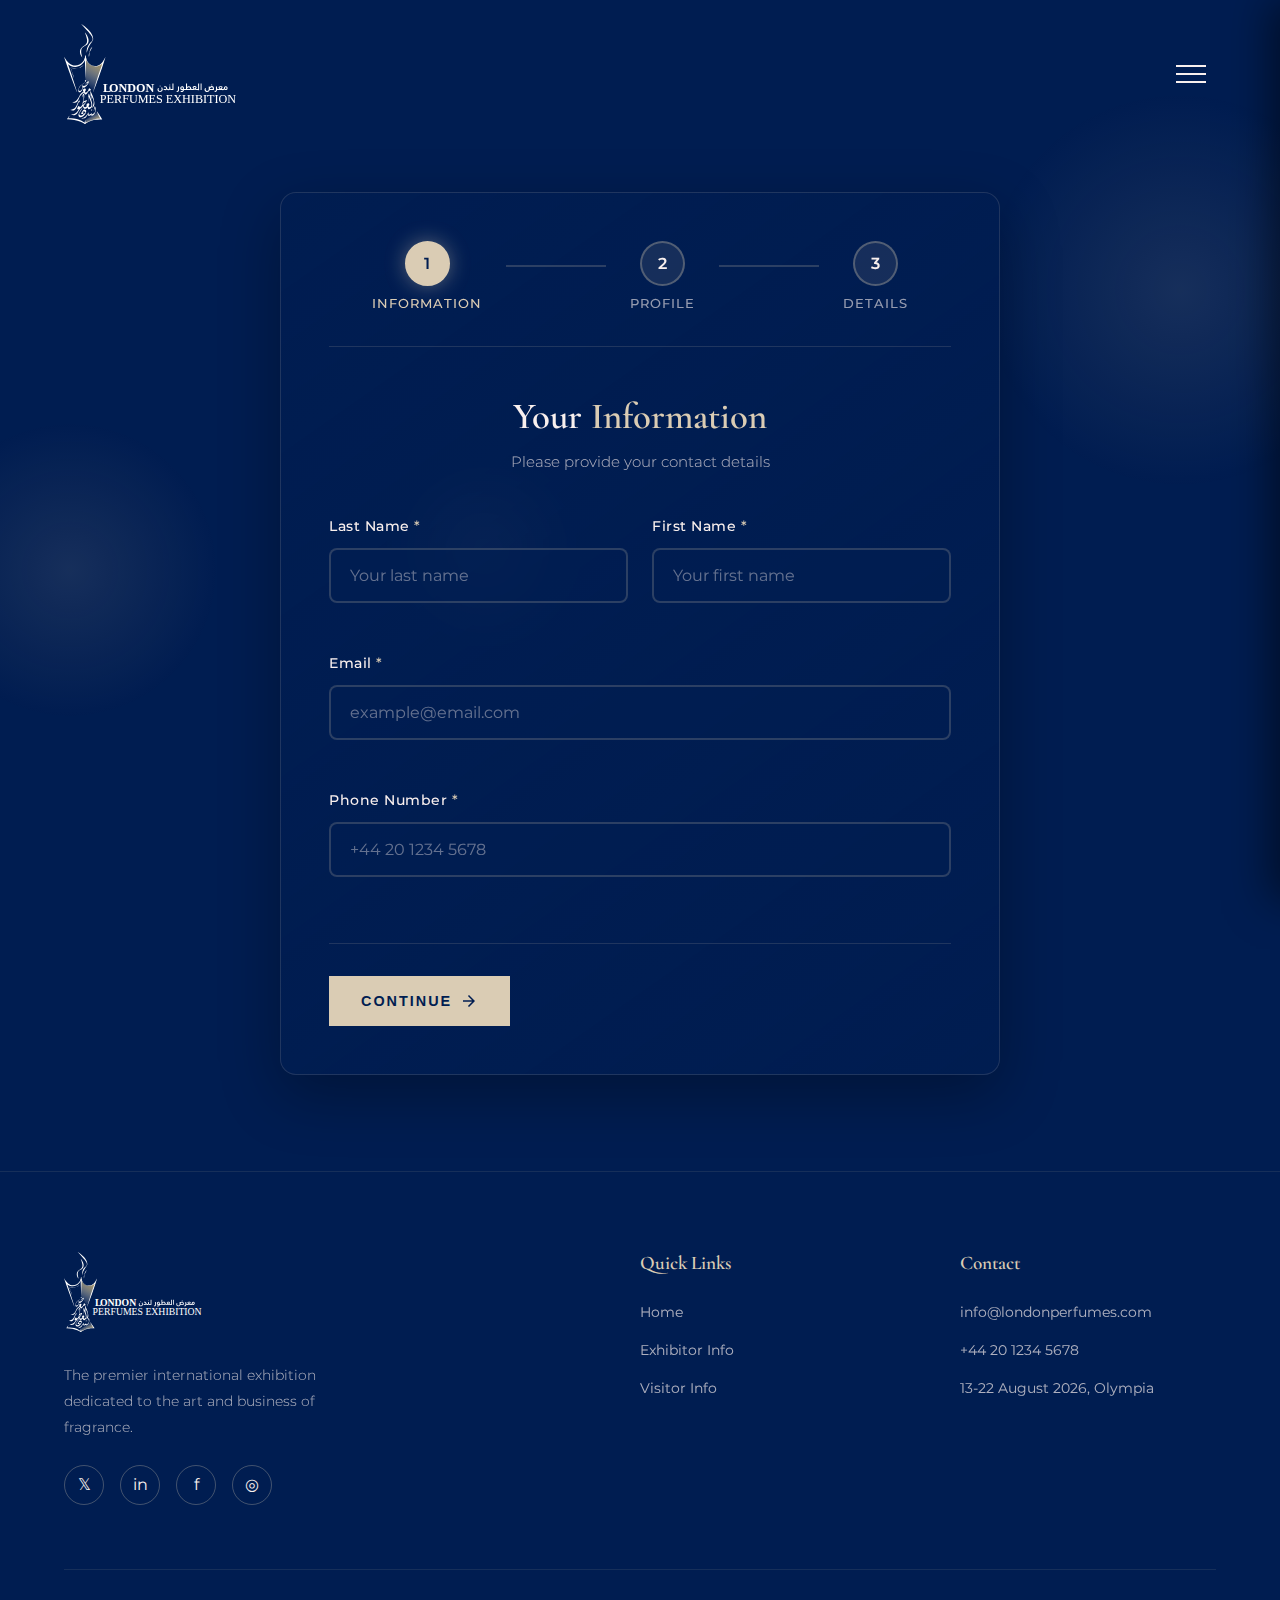
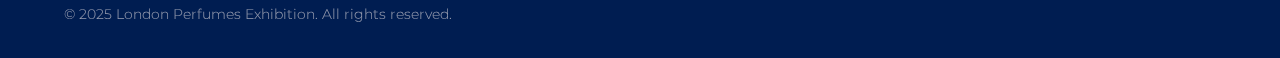
<file: form/index.html>
<!DOCTYPE html>
<html lang="en">
<head>
    <meta charset="UTF-8">
    <meta name="viewport" content="width=device-width, initial-scale=1.0">
    <title>Contact | London Perfumes Exhibition</title>
    <link rel="icon" type="image/svg" href="/logo.svg">
    <link href="https://fonts.googleapis.com/css2?family=Cormorant+Garamond:wght@400;500;600;700&family=Montserrat:wght@300;400;500;600;700&display=swap" rel="stylesheet">
    <link rel="stylesheet" href="../css/form.css">
    
</head>
<body>
    <div class="floating-bg">
        <div class="floating-orb orb-1"></div>
        <div class="floating-orb orb-2"></div>
        <div class="floating-orb orb-3"></div>
    </div>

    <nav class="navbar">
        <a href="/" class="nav-logo">
            <img src="/logoextend.svg" alt="London Perfumes Exhibition">
        </a>
        <button class="hamburger" aria-label="Menu">
            <span></span>
            <span></span>
            <span></span>
        </button>
    </nav>

    <div class="menu-overlay"></div>
    <div class="side-menu">
        <nav class="side-menu-nav">
            <a href="/" class="side-menu-link">Home</a>
            <a href="/exhibitor/" class="side-menu-link">Exhibitor</a>
            <a href="/visitor/" class="side-menu-link">Visitor</a>
        </nav>
    </div>

    <main class="contact-page">
        <div class="form-container fade-up">
            <div class="progress-bar">
                <div class="progress-step active" data-step="1">
                    <span class="step-number">1</span>
                    <span class="step-label">Information</span>
                </div>
                <div class="progress-line"></div>
                <div class="progress-step" data-step="2">
                    <span class="step-number">2</span>
                    <span class="step-label">Profile</span>
                </div>
                <div class="progress-line"></div>
                <div class="progress-step" data-step="3">
                    <span class="step-number">3</span>
                    <span class="step-label">Details</span>
                </div>
            </div>

            <form id="multiStepForm" novalidate>
                <div class="form-step active" data-step="1">
                    <h2>Your <span class="accent">Information</span></h2>
                    <p class="step-description">Please provide your contact details</p>

                    <div class="form-row">
                        <div class="form-group">
                            <label for="lastName">Last Name <span class="required">*</span></label>
                            <input type="text" id="lastName" name="lastName" required placeholder="Your last name" autocomplete="family-name">
                            <span class="error-message" id="lastNameError"></span>
                        </div>
                        <div class="form-group">
                            <label for="firstName">First Name <span class="required">*</span></label>
                            <input type="text" id="firstName" name="firstName" required placeholder="Your first name" autocomplete="given-name">
                            <span class="error-message" id="firstNameError"></span>
                        </div>
                    </div>

                    <div class="form-group">
                        <label for="email">Email <span class="required">*</span></label>
                        <input type="email" id="email" name="email" required placeholder="example@email.com" autocomplete="email">
                        <span class="error-message" id="emailError"></span>
                    </div>

                    <div class="form-group">
                        <label for="phone">Phone Number <span class="required">*</span></label>
                        <input type="tel" id="phone" name="phone" required placeholder="+44 20 1234 5678" autocomplete="tel">
                        <span class="error-message" id="phoneError"></span>
                    </div>

                    <div class="form-navigation">
                        <button type="button" class="btn btn-primary btn-nav btn-next" data-next="2">
                            Continue
                            <svg viewBox="0 0 24 24"><path d="M12 4l-1.41 1.41L16.17 11H4v2h12.17l-5.58 5.59L12 20l8-8z"/></svg>
                        </button>
                    </div>
                </div>

                <div class="form-step" data-step="2">
                    <h2>You <span class="accent">are</span>:</h2>
                    <p class="step-description">Select your profile to customize your experience</p>

                    <div class="profile-selection">
                        <label class="profile-card">
                            <input type="radio" name="profileType" value="visitor" required>
                            <div class="card-content">
                                <div class="card-icon">
                                    <svg viewBox="0 0 24 24"><path d="M12 12c2.21 0 4-1.79 4-4s-1.79-4-4-4-4 1.79-4 4 1.79 4 4 4zm0 2c-2.67 0-8 1.34-8 4v2h16v-2c0-2.66-5.33-4-8-4z"/></svg>
                                </div>
                                <div class="card-text">
                                    <span class="card-title">Visitor</span>
                                    <span class="card-description">I want to attend the exhibition</span>
                                </div>
                            </div>
                        </label>

                        <label class="profile-card">
                            <input type="radio" name="profileType" value="exhibitor" required>
                            <div class="card-content">
                                <div class="card-icon">
                                    <svg viewBox="0 0 24 24"><path d="M12 7V3H2v18h20V7H12zM6 19H4v-2h2v2zm0-4H4v-2h2v2zm0-4H4V9h2v2zm0-4H4V5h2v2zm4 12H8v-2h2v2zm0-4H8v-2h2v2zm0-4H8V9h2v2zm0-4H8V5h2v2zm10 12h-8v-2h2v-2h-2v-2h2v-2h-2V9h8v10zm-2-8h-2v2h2v-2zm0 4h-2v2h2v-2z"/></svg>
                                </div>
                                <div class="card-text">
                                    <span class="card-title">Exhibitor</span>
                                    <span class="card-description">I want to showcase my products</span>
                                </div>
                            </div>
                        </label>
                    </div>
                    <span class="error-message" id="profileTypeError"></span>

                    <div class="form-navigation">
                        <button type="button" class="btn btn-outline btn-nav btn-prev" data-prev="1">
                            <svg viewBox="0 0 24 24"><path d="M20 11H7.83l5.59-5.59L12 4l-8 8 8 8 1.41-1.41L7.83 13H20v-2z"/></svg>
                            Back
                        </button>
                        <button type="button" class="btn btn-primary btn-nav btn-next" data-next="3">
                            Continue
                            <svg viewBox="0 0 24 24"><path d="M12 4l-1.41 1.41L16.17 11H4v2h12.17l-5.58 5.59L12 20l8-8z"/></svg>
                        </button>
                    </div>
                </div>

                <div class="form-step conditional-step" data-step="3" data-profile="visitor">
                    <h2>Visitor <span class="accent">Information</span></h2>
                    <p class="step-description">Help us prepare your visit</p>

                    <div class="form-group">
                        <label for="visitorCountry">Country of Residence <span class="required">*</span></label>
                        <select id="visitorCountry" name="visitorCountry" required>
                            <option value="">Select your country</option>
                            <option value="UK">United Kingdom</option>
                            <option value="UAE">United Arab Emirates</option>
                            <option value="SA">Saudi Arabia</option>
                            <option value="FR">France</option>
                            <option value="DE">Germany</option>
                            <option value="CN">China</option>
                            <option value="TR">Turkey</option>
                            <option value="OTHER">Other</option>
                        </select>
                        <span class="error-message" id="visitorCountryError"></span>
                    </div>

                    <div class="form-group">
                        <label for="interests">Area of Interest <span class="required">*</span></label>
                        <select id="interests" name="interests" required>
                            <option value="">Select your interest</option>
                            <option value="oud">Oud & Attars</option>
                            <option value="niche">Niche Perfumery</option>
                            <option value="home">Home Fragrances & Candles</option>
                            <option value="business">B2B / Distribution</option>
                            <option value="retail">Retail / Concept Stores</option>
                            <option value="other">Other</option>
                        </select>
                        <span class="error-message" id="interestsError"></span>
                    </div>

                    <div class="form-group">
                        <label for="numberOfTickets">Number of Tickets <span class="required">*</span></label>
                        <input type="number" id="numberOfTickets" name="numberOfTickets" required min="1" max="20" placeholder="1" value="1">
                        <span class="error-message" id="numberOfTicketsError"></span>
                    </div>

                    <div class="form-navigation">
                        <button type="button" class="btn btn-outline btn-nav btn-prev" data-prev="2">
                            <svg viewBox="0 0 24 24"><path d="M20 11H7.83l5.59-5.59L12 4l-8 8 8 8 1.41-1.41L7.83 13H20v-2z"/></svg>
                            Back
                        </button>
                        <button type="submit" class="btn btn-primary btn-nav btn-submit">
                            <span>Submit Request</span>
                            <svg viewBox="0 0 24 24"><path d="M9 16.17L4.83 12l-1.42 1.41L9 19 21 7l-1.41-1.41z"/></svg>
                        </button>
                    </div>
                </div>

                <div class="form-step conditional-step" data-step="3" data-profile="exhibitor">
                    <h2>Exhibitor <span class="accent">Information</span></h2>
                    <p class="step-description">Tell us about your company</p>

                    <div class="form-group">
                        <label for="companyName">Company Name <span class="required">*</span></label>
                        <input type="text" id="companyName" name="companyName" required placeholder="Your company name">
                        <span class="error-message" id="companyNameError"></span>
                    </div>

                    <div class="form-group">
                        <label for="sector">Business Sector <span class="required">*</span></label>
                        <select id="sector" name="sector" required>
                            <option value="">Select your sector</option>
                            <option value="perfume">Perfume House</option>
                            <option value="oud">Oud & Attars</option>
                            <option value="niche">Niche / Artisan</option>
                            <option value="home">Home Fragrances</option>
                            <option value="packaging">Packaging / Bottles</option>
                            <option value="ingredients">Raw Materials / Ingredients</option>
                            <option value="other">Other</option>
                        </select>
                        <span class="error-message" id="sectorError"></span>
                    </div>

                    <div class="form-group">
                        <label>Preferred Booth Size <span class="required">*</span></label>
                        <div class="radio-group">
                            <label class="radio-option">
                                <input type="radio" name="boothSize" value="small" required>
                                <span>Small (9m²)</span>
                            </label>
                            <label class="radio-option">
                                <input type="radio" name="boothSize" value="medium">
                                <span>Medium (18m²)</span>
                            </label>
                            <label class="radio-option">
                                <input type="radio" name="boothSize" value="large">
                                <span>Large (36m²)</span>
                            </label>
                            <label class="radio-option">
                                <input type="radio" name="boothSize" value="custom">
                                <span>Custom</span>
                            </label>
                        </div>
                        <span class="error-message" id="boothSizeError"></span>
                    </div>

                    <div class="form-group">
                        <label for="objective">Participation Objectives</label>
                        <textarea id="objective" name="objective" rows="3" placeholder="Describe your goals for this event..."></textarea>
                    </div>

                    <div class="form-navigation">
                        <button type="button" class="btn btn-outline btn-nav btn-prev" data-prev="2">
                            <svg viewBox="0 0 24 24"><path d="M20 11H7.83l5.59-5.59L12 4l-8 8 8 8 1.41-1.41L7.83 13H20v-2z"/></svg>
                            Back
                        </button>
                        <button type="submit" class="btn btn-primary btn-nav btn-submit">
                            <span>Submit Request</span>
                            <svg viewBox="0 0 24 24"><path d="M9 16.17L4.83 12l-1.42 1.41L9 19 21 7l-1.41-1.41z"/></svg>
                        </button>
                    </div>
                </div>
            </form>

            <div class="success-message" id="successMessage">
                <div class="success-icon">
                    <svg viewBox="0 0 24 24"><path d="M9 16.17L4.83 12l-1.42 1.41L9 19 21 7l-1.41-1.41z"/></svg>
                </div>
                <h2>Thank You for Your <span class="accent">Interest</span>!</h2>
                <p>We have received your request and will get back to you shortly. We look forward to welcoming you at London Perfumes Exhibition.</p>
                <button type="button" class="btn btn-primary" id="resetForm">New Registration</button>
            </div>
        </div>
    </main>

    <footer>
        <div class="footer-container">
            <div class="footer-brand">
                <div class="footer-logo">
                    <img src="/logoextend.svg" alt="London Perfumes Exhibition">
                </div>
                <p>The premier international exhibition dedicated to the art and business of fragrance.</p>
                <div class="social-links">
                    <a href="#" aria-label="Twitter">𝕏</a>
                    <a href="#" aria-label="LinkedIn">in</a>
                    <a href="#" aria-label="Facebook">f</a>
                    <a href="#" aria-label="Instagram">◎</a>
                </div>
            </div>

            <div class="footer-col">
                <h4>Quick Links</h4>
                <ul>
                    <li><a href="/">Home</a></li>
                    <li><a href="/exhibitor/">Exhibitor Info</a></li>
                    <li><a href="/visitor/">Visitor Info</a></li>
                </ul>
            </div>

            <div class="footer-col">
                <h4>Contact</h4>
                <ul>
                    <li><a href="mailto:info@londonperfumes.com">info@londonperfumes.com</a></li>
                    <li><a href="tel:+442012345678">+44 20 1234 5678</a></li>
                    <li><a href="#">13-22 August 2026, Olympia</a></li>
                </ul>
            </div>
        </div>

        <div class="footer-bottom">
            <p>© 2025 London Perfumes Exhibition. All rights reserved.</p>
        </div>
    </footer>
    <script src="/js/form.js"></script>
</body>
</html>
</file>
<file: css/form.css>
:root {
            --primary: #001D51;
            --primary-dark: #001D51;
            --primary-light: #001D51;
            --secondary: #DACCB4;
            --white: #F9F0EE;
            --transition-smooth: cubic-bezier(0.25, 0.46, 0.45, 0.94);
            --transition-bounce: cubic-bezier(0.68, -0.55, 0.265, 1.55);
            --error: #e74c3c;
            --success: #27ae60;
        }

        *, *::before, *::after {
            margin: 0;
            padding: 0;
            box-sizing: border-box;
        }

        html {
            scroll-behavior: smooth;
        }

        body {
            font-family: 'Montserrat', sans-serif;
            background-color: var(--primary);
            color: var(--white);
            overflow-x: hidden;
            line-height: 1.6;
        }

        h1, h2, h3, h4 {
            font-family: 'Cormorant Garamond', serif;
            font-weight: 600;
            line-height: 1.2;
        }

        h1 { font-size: clamp(2.5rem, 5vw, 4.5rem); }
        h2 { font-size: clamp(1.8rem, 4vw, 2.3rem); }
        h3 { font-size: clamp(1.5rem, 2.5vw, 2rem); }

        p {
            font-weight: 300;
            line-height: 1.8;
            font-size: 1rem;
        }

        .accent {
            color: var(--secondary);
        }

        @keyframes fadeUp {
            from { opacity: 0; transform: translateY(60px); }
            to { opacity: 1; transform: translateY(0); }
        }

        @keyframes fadeIn {
            from { opacity: 0; transform: translateX(20px); }
            to { opacity: 1; transform: translateX(0); }
        }

        @keyframes float {
            0%, 100% { transform: translateY(0); }
            50% { transform: translateY(-20px); }
        }

        .fade-up {
            opacity: 0;
            transform: translateY(60px);
            transition: opacity 0.9s var(--transition-smooth), transform 0.9s var(--transition-smooth);
        }

        .fade-up.visible {
            opacity: 1;
            transform: translateY(0);
        }

        .floating-bg {
            position: fixed;
            inset: 0;
            pointer-events: none;
            z-index: 0;
            overflow: hidden;
        }

        .floating-orb {
            position: absolute;
            border-radius: 50%;
            background: radial-gradient(circle, rgba(218, 204, 180, 0.1) 0%, transparent 70%);
        }

        .orb-1 {
            width: 400px;
            height: 400px;
            top: 10%;
            right: -100px;
            animation: float 15s ease-in-out infinite;
        }

        .orb-2 {
            width: 300px;
            height: 300px;
            bottom: 20%;
            left: -80px;
            animation: float 12s ease-in-out infinite reverse;
        }

        .orb-3 {
            width: 200px;
            height: 200px;
            top: 50%;
            left: 30%;
            animation: float 18s ease-in-out infinite 2s;
        }

        /* ================================================
           NAVIGATION - IDENTIQUE AU SITE
           ================================================ */
        .navbar {
            position: fixed;
            top: 0;
            left: 0;
            right: 0;
            width: 100%;
            margin: 0 auto;
            padding: 1.5rem 5%;
            display: flex;
            justify-content: space-between;
            align-items: center;
            z-index: 1000;
            background: transparent;
            border-radius: 0;
            transition: all 0.9s ease;
        }

        .navbar.scrolled {
            background: rgba(0, 29, 81, 0.95);
            backdrop-filter: blur(20px);
            padding: 0.8rem 2rem;
            box-shadow: 0 10px 40px rgba(0, 0, 0, 0.3);
            top: 20px;
            left: 10%;
            right: 10%;
            width: 80%;
            max-width: 1400px;
            border-radius: 20px;
        }

        .nav-logo {
            height: 100px;
            transition: height 0.4s var(--transition-smooth);
        }

        .navbar.scrolled .nav-logo {
            height: 70px;
            width: auto;
        }

        .nav-logo img {
            height: 100%;
            width: auto;
            transition: transform 0.7s ease;
        }

        .nav-logo:hover img {
            transform: scale(1.05);
        }

        .hamburger {
            display: flex;
            flex-direction: column;
            gap: 6px;
            padding: 10px;
            cursor: pointer;
            z-index: 1001;
            background: transparent;
            border: none;
        }

        .hamburger span {
            width: 30px;
            height: 2px;
            background: var(--white);
            transition: all 0.4s var(--transition-smooth);
            transform-origin: center;
        }

        .hamburger:hover span {
            background: var(--secondary);
        }

        .hamburger.active span:nth-child(1) {
            transform: rotate(45deg) translate(6px, 6px);
        }

        .hamburger.active span:nth-child(2) {
            opacity: 0;
            transform: translateX(20px);
        }

        .hamburger.active span:nth-child(3) {
            transform: rotate(-45deg) translate(6px, -6px);
        }

        .side-menu {
            position: fixed;
            top: 0;
            right: 0;
            width: 400px;
            height: 100vh;
            background: var(--primary-dark);
            display: flex;
            flex-direction: column;
            justify-content: center;
            padding: 4rem;
            transform: translateX(100%);
            transition: transform 0.5s var(--transition-smooth);
            z-index: 999;
            box-shadow: -10px 0 40px rgba(0, 0, 0, 0.5);
        }

        .side-menu.active {
            transform: translateX(0);
        }

        .menu-overlay {
            position: fixed;
            inset: 0;
            background: rgba(0, 0, 0, 0.6);
            opacity: 0;
            visibility: hidden;
            transition: all 0.4s ease;
            z-index: 998;
        }

        .menu-overlay.active {
            opacity: 1;
            visibility: visible;
        }

        .side-menu-nav {
            display: flex;
            flex-direction: column;
            gap: 0;
        }

        .side-menu-link {
            color: var(--white);
            text-decoration: none;
            font-size: 2rem;
            font-family: 'Cormorant Garamond', serif;
            font-weight: 500;
            letter-spacing: 2px;
            padding: 1rem 0;
            position: relative;
            opacity: 0;
            transform: translateX(50px);
            transition: all 0.4s ease, color 0.3s ease;
            border-bottom: 1px solid rgba(218, 204, 180, 0.1);
        }

        .side-menu-link:last-child {
            border-bottom: none;
        }

        .side-menu-link::before {
            content: '';
            position: absolute;
            left: 0;
            bottom: 0;
            width: 0;
            height: 2px;
            background: var(--secondary);
            transition: width 0.4s ease;
        }

        .side-menu-link:hover {
            color: var(--secondary);
            transform: translateX(10px);
        }

        .side-menu-link:hover::before {
            width: 50px;
        }

        .side-menu.active .side-menu-link {
            opacity: 1;
            transform: translateX(0);
        }

        .side-menu.active .side-menu-link:nth-child(1) { transition-delay: 0.1s; }
        .side-menu.active .side-menu-link:nth-child(2) { transition-delay: 0.2s; }
        .side-menu.active .side-menu-link:nth-child(3) { transition-delay: 0.3s; }

        .btn {
            padding: 1.2rem 3rem;
            font-size: 0.9rem;
            font-weight: 600;
            letter-spacing: 2px;
            text-transform: uppercase;
            text-decoration: none;
            cursor: pointer;
            transition: all 0.4s ease;
            border: none;
            display: inline-flex;
            align-items: center;
            justify-content: center;
            gap: 0.5rem;
        }

        .btn-primary {
            background: var(--secondary);
            color: var(--primary);
            transition: all 0.4s ease, transform 0.15s ease-out;
        }

        .btn-primary:hover {
            transform: translateY(-5px);
            box-shadow: 0 15px 40px rgba(218, 204, 180, 0.4);
        }

        .btn-primary:disabled {
            opacity: 0.7;
            cursor: not-allowed;
            transform: none;
        }

        .btn-outline {
            background: transparent;
            color: var(--white);
            border: 2px solid var(--secondary);
        }

        .btn-outline:hover {
            background: var(--secondary);
            color: var(--primary);
            transform: translateY(-5px);
        }

        .btn svg {
            width: 18px;
            height: 18px;
            fill: currentColor;
        }

        .contact-page {
            min-height: 100vh;
            padding: 12rem 5% 6rem;
            display: flex;
            justify-content: center;
            align-items: flex-start;
            position: relative;
            z-index: 1;
        }

        .form-container {
            width: 100%;
            max-width: 720px;
            background: linear-gradient(145deg, rgba(0, 29, 81, 0.6) 0%, rgba(0, 29, 81, 0.9) 100%);
            border: 1px solid rgba(218, 204, 180, 0.15);
            border-radius: 16px;
            padding: 3rem;
            backdrop-filter: blur(10px);
            box-shadow: 0 20px 60px rgba(0, 0, 0, 0.3);
        }

        .progress-bar {
            display: flex;
            align-items: center;
            justify-content: center;
            margin-bottom: 3rem;
            padding-bottom: 2rem;
            border-bottom: 1px solid rgba(218, 204, 180, 0.15);
        }

        .progress-step {
            display: flex;
            flex-direction: column;
            align-items: center;
            gap: 0.5rem;
            position: relative;
        }

        .step-number {
            width: 45px;
            height: 45px;
            border-radius: 50%;
            background: rgba(218, 204, 180, 0.1);
            border: 2px solid rgba(218, 204, 180, 0.3);
            color: var(--white);
            display: flex;
            align-items: center;
            justify-content: center;
            font-weight: 600;
            font-size: 1rem;
            transition: all 0.4s ease;
        }

        .progress-step.active .step-number {
            background: var(--secondary);
            border-color: var(--secondary);
            color: var(--primary);
            box-shadow: 0 0 20px rgba(218, 204, 180, 0.4);
        }

        .progress-step.completed .step-number {
            background: var(--success);
            border-color: var(--success);
            color: var(--white);
        }

        .step-label {
            font-size: 0.8rem;
            color: rgba(249, 240, 238, 0.6);
            font-weight: 500;
            letter-spacing: 1px;
            text-transform: uppercase;
            transition: color 0.3s ease;
        }

        .progress-step.active .step-label {
            color: var(--secondary);
        }

        .progress-step.completed .step-label {
            color: var(--success);
        }

        .progress-line {
            flex: 1;
            height: 2px;
            background: rgba(218, 204, 180, 0.2);
            margin: 0 1.5rem;
            margin-bottom: 1.5rem;
            max-width: 100px;
            position: relative;
            overflow: hidden;
        }

        .progress-line::after {
            content: '';
            position: absolute;
            left: 0;
            top: 0;
            height: 100%;
            width: 0;
            background: var(--success);
            transition: width 0.4s ease;
        }

        .progress-line.completed::after {
            width: 100%;
        }

        .form-step {
            display: none;
            animation: fadeIn 0.5s ease;
        }

        .form-step.active {
            display: block;
        }

        .form-step h2 {
            color: var(--white);
            margin-bottom: 0.5rem;
            text-align: center;
        }

        .step-description {
            color: rgba(249, 240, 238, 0.7);
            margin-bottom: 2.5rem;
            text-align: center;
            font-size: 0.95rem;
        }

        .form-row {
            display: grid;
            grid-template-columns: 1fr 1fr;
            gap: 1.5rem;
        }

        .form-group {
            margin-bottom: 1.5rem;
        }

        .form-group label {
            display: block;
            font-weight: 500;
            color: var(--white);
            margin-bottom: 0.6rem;
            font-size: 0.9rem;
            letter-spacing: 0.5px;
        }

        .required {
            color: var(--secondary);
        }

        .form-group input,
        .form-group select,
        .form-group textarea {
            width: 100%;
            padding: 1rem 1.2rem;
            border: 2px solid rgba(218, 204, 180, 0.2);
            border-radius: 8px;
            font-size: 1rem;
            font-family: 'Montserrat', sans-serif;
            color: var(--white);
            background: rgba(0, 29, 81, 0.5);
            transition: all 0.3s ease;
        }

        .form-group input::placeholder,
        .form-group textarea::placeholder {
            color: rgba(249, 240, 238, 0.4);
        }

        .form-group input:focus,
        .form-group select:focus,
        .form-group textarea:focus {
            outline: none;
            border-color: var(--secondary);
            background: rgba(0, 29, 81, 0.7);
            box-shadow: 0 0 0 4px rgba(218, 204, 180, 0.1);
        }

        .form-group select {
            cursor: pointer;
            appearance: none;
            background-image: url("data:image/svg+xml,%3Csvg xmlns='http://www.w3.org/2000/svg' width='12' height='12' fill='%23DACCB4' viewBox='0 0 16 16'%3E%3Cpath d='M8 11L3 6h10l-5 5z'/%3E%3C/svg%3E");
            background-repeat: no-repeat;
            background-position: right 1rem center;
            padding-right: 2.5rem;
        }

        .form-group select option {
            background: var(--primary);
            color: var(--white);
        }

        .form-group input[type="number"] {
            -moz-appearance: textfield;
        }

        .form-group input[type="number"]::-webkit-outer-spin-button,
        .form-group input[type="number"]::-webkit-inner-spin-button {
            -webkit-appearance: none;
            margin: 0;
        }

        .form-group input.error,
        .form-group select.error {
            border-color: var(--error);
        }

        .form-group input.valid {
            border-color: var(--success);
        }

        .error-message {
            display: block;
            color: var(--error);
            font-size: 0.85rem;
            margin-top: 0.4rem;
            min-height: 1.2rem;
        }

        .profile-selection {
            display: grid;
            grid-template-columns: 1fr 1fr;
            gap: 1.5rem;
            margin: 2.5rem 0;
        }

        .profile-card {
            cursor: pointer;
            position: relative;
        }

        .profile-card input {
            position: absolute;
            opacity: 0;
            pointer-events: none;
        }

        .card-content {
            padding: 2.5rem 1.5rem;
            border: 2px solid rgba(218, 204, 180, 0.2);
            border-radius: 12px;
            text-align: center;
            transition: all 0.4s ease;
            background: rgba(0, 29, 81, 0.3);
        }

        .profile-card:hover .card-content {
            border-color: var(--secondary);
            transform: translateY(-5px);
            box-shadow: 0 15px 40px rgba(0, 0, 0, 0.2);
        }

        .profile-card input:checked + .card-content {
            border-color: var(--secondary);
            background: rgba(218, 204, 180, 0.1);
            box-shadow: 0 0 30px rgba(218, 204, 180, 0.2);
        }

        .card-icon {
            width: 70px;
            height: 70px;
            margin: 0 auto 1.2rem;
            border: 2px solid var(--secondary);
            border-radius: 50%;
            display: flex;
            align-items: center;
            justify-content: center;
            transition: all 0.4s ease;
        }

        .profile-card input:checked + .card-content .card-icon {
            background: var(--secondary);
        }

        .card-icon svg {
            width: 32px;
            height: 32px;
            fill: var(--secondary);
            transition: fill 0.4s ease;
        }

        .profile-card input:checked + .card-content .card-icon svg {
            fill: var(--primary);
        }

        .card-title {
            display: block;
            font-size: 1.4rem;
            font-weight: 600;
            font-family: 'Cormorant Garamond', serif;
            color: var(--white);
            margin-bottom: 0.5rem;
        }

        .card-description {
            font-size: 0.85rem;
            color: rgba(249, 240, 238, 0.6);
        }

        .radio-group {
            display: flex;
            flex-wrap: wrap;
            gap: 0.75rem;
        }

        .radio-option {
            display: flex;
            align-items: center;
            gap: 0.5rem;
            padding: 0.8rem 1.2rem;
            border: 2px solid rgba(218, 204, 180, 0.2);
            border-radius: 8px;
            cursor: pointer;
            transition: all 0.3s ease;
            background: rgba(0, 29, 81, 0.3);
        }

        .radio-option:hover {
            border-color: var(--secondary);
        }

        .radio-option input {
            accent-color: var(--secondary);
        }

        .radio-option:has(input:checked) {
            border-color: var(--secondary);
            background: rgba(218, 204, 180, 0.1);
        }

        .radio-option:has(input:checked) span {
            color: var(--secondary);
            font-weight: 500;
        }

        .form-navigation {
            display: flex;
            justify-content: space-between;
            gap: 1rem;
            margin-top: 2.5rem;
            padding-top: 2rem;
            border-top: 1px solid rgba(218, 204, 180, 0.15);
        }

        .btn-nav {
            padding: 1rem 2rem;
        }

        .loader {
            width: 18px;
            height: 18px;
            border-radius: 50%;
            border: 2px solid rgba(0, 29, 81, 0.3);
            border-top-color: var(--primary);
            animation: spin 0.8s linear infinite;
        }

        @keyframes spin {
            to { transform: rotate(360deg); }
        }

        .success-message {
            display: none;
            text-align: center;
            padding: 3rem 2rem;
            animation: fadeUp 0.6s ease;
        }

        .success-message.active {
            display: block;
        }

        .success-icon {
            width: 100px;
            height: 100px;
            margin: 0 auto 2rem;
            border: 3px solid var(--secondary);
            border-radius: 50%;
            display: flex;
            align-items: center;
            justify-content: center;
            animation: float 3s ease-in-out infinite;
        }

        .success-icon svg {
            width: 50px;
            height: 50px;
            fill: var(--secondary);
        }

        .success-message h2 {
            color: var(--white);
            margin-bottom: 1rem;
        }

        .success-message p {
            color: rgba(249, 240, 238, 0.7);
            margin-bottom: 2.5rem;
            max-width: 400px;
            margin-left: auto;
            margin-right: auto;
        }

        footer {
            background: var(--primary-dark);
            padding: 5rem 5% 2rem;
            border-top: 1px solid rgba(218, 204, 180, 0.1);
        }

        .footer-container {
            max-width: 1400px;
            margin: 0 auto;
            display: grid;
            grid-template-columns: 2fr repeat(2, 1fr);
            gap: 4rem;
        }

        .footer-brand {
            max-width: 300px;
        }

        .footer-logo img {
            height: 80px;
            margin-bottom: 1.5rem;
        }

        .footer-brand p {
            font-size: 0.9rem;
            opacity: 0.7;
            margin-bottom: 1.5rem;
        }

        .social-links {
            display: flex;
            gap: 1rem;
        }

        .social-links a {
            width: 40px;
            height: 40px;
            border: 1px solid rgba(218, 204, 180, 0.3);
            border-radius: 50%;
            display: flex;
            align-items: center;
            justify-content: center;
            color: var(--white);
            text-decoration: none;
            transition: all 0.3s ease;
        }

        .social-links a:hover {
            background: var(--secondary);
            color: var(--primary);
            border-color: var(--secondary);
        }

        .footer-col h4 {
            font-family: 'Cormorant Garamond', serif;
            font-size: 1.2rem;
            margin-bottom: 1.5rem;
            color: var(--secondary);
        }

        .footer-col ul {
            list-style: none;
        }

        .footer-col li {
            margin-bottom: 0.8rem;
        }

        .footer-col a {
            color: var(--white);
            text-decoration: none;
            opacity: 0.7;
            transition: all 0.3s ease;
            font-size: 0.9rem;
        }

        .footer-col a:hover {
            opacity: 1;
            color: var(--secondary);
        }

        .footer-bottom {
            max-width: 1400px;
            margin: 4rem auto 0;
            padding-top: 2rem;
            border-top: 1px solid rgba(218, 204, 180, 0.1);
            display: flex;
            justify-content: space-between;
            align-items: center;
        }

        .footer-bottom p {
            font-size: 0.85rem;
            opacity: 0.6;
        }

        /* ================================================
           RESPONSIVE - TABLET (1024px)
           ================================================ */
        @media (max-width: 1024px) {
            .footer-container {
                grid-template-columns: repeat(2, 1fr);
                gap: 3rem;
            }
        }

        /* ================================================
           RESPONSIVE - MOBILE (768px) - NAVBAR IDENTIQUE AU SITE
           ================================================ */
        @media (max-width: 768px) {
            /* Navbar - EXACTEMENT comme le site */
            .navbar {
                padding: 1rem 4%;
            }

            .nav-logo {
                height: 60px;
            }

            .navbar.scrolled {
                width: 95%;
                left: 2.5%;
                right: 2.5%;
                padding: 0.6rem 1.5rem;
                border-radius: 30px;
                top: 15px;
            }

            .navbar.scrolled .nav-logo {
                height: 45px;
            }

            .hamburger span {
                width: 25px;
            }

            /* Side Menu */
            .side-menu {
                width: 100%;
                padding: 2rem;
                justify-content: flex-start;
                padding-top: 6rem;
            }

            .side-menu-link {
                font-size: 1.6rem;
                padding: 1.2rem 0;
            }

            /* Contact Page */
            .contact-page {
                padding: 8rem 4% 3rem;
                min-height: auto;
            }

            /* Form Container */
            .form-container {
                padding: 2rem 1.5rem;
                border-radius: 14px;
                border: 1px solid rgba(218, 204, 180, 0.2);
            }

            /* Progress Bar */
            .progress-bar {
                display: flex;
                justify-content: space-between;
                margin-bottom: 2rem;
                padding-bottom: 1.5rem;
                gap: 0;
            }

            .progress-step {
                flex: 1;
                align-items: center;
            }

            .step-number {
                width: 40px;
                height: 40px;
                font-size: 0.9rem;
            }

            .step-label {
                font-size: 0.65rem;
                letter-spacing: 0.5px;
                text-align: center;
                margin-top: 0.4rem;
            }

            .progress-line {
                display: none;
            }

            /* Form Steps */
            .form-step h2 {
                font-size: 1.6rem;
                margin-bottom: 0.4rem;
            }

            .step-description {
                font-size: 0.9rem;
                margin-bottom: 2rem;
                padding: 0 0.5rem;
            }

            /* Form Fields */
            .form-row {
                grid-template-columns: 1fr;
                gap: 0;
            }

            .form-group {
                margin-bottom: 1.25rem;
            }

            .form-group label {
                font-size: 0.85rem;
                margin-bottom: 0.5rem;
            }

            .form-group input,
            .form-group select,
            .form-group textarea {
                padding: 0.95rem 1rem;
                font-size: 16px;
                border-radius: 10px;
            }

            .error-message {
                font-size: 0.8rem;
                min-height: 1rem;
            }

            /* Profile Selection */
            .profile-selection {
                grid-template-columns: 1fr;
                gap: 1rem;
                margin: 1.5rem 0;
            }

            .card-content {
                padding: 1.8rem 1.2rem;
                border-radius: 12px;
                display: flex;
                flex-direction: row;
                align-items: center;
                text-align: left;
                gap: 1.2rem;
            }

            .card-icon {
                width: 56px;
                height: 56px;
                min-width: 56px;
                margin: 0;
            }

            .card-icon svg {
                width: 26px;
                height: 26px;
            }

            .card-text {
                flex: 1;
            }

            .card-title {
                font-size: 1.25rem;
                margin-bottom: 0.25rem;
            }

            .card-description {
                font-size: 0.8rem;
                line-height: 1.4;
            }

            .profile-card:hover .card-content {
                transform: none;
            }

            /* Radio Group */
            .radio-group {
                display: grid;
                grid-template-columns: 1fr 1fr;
                gap: 0.6rem;
            }

            .radio-option {
                padding: 0.9rem 0.8rem;
                border-radius: 10px;
                justify-content: center;
            }

            .radio-option span {
                font-size: 0.85rem;
            }

            /* Form Navigation */
            .form-navigation {
                flex-direction: column-reverse;
                gap: 0.8rem;
                margin-top: 2rem;
                padding-top: 1.5rem;
            }

            .btn {
                width: 100%;
                max-width: 100%;
                padding: 1rem 2rem;
                font-size: 0.85rem;
                border-radius: 10px;
                letter-spacing: 1.5px;
            }

            .btn-nav {
                padding: 1rem 1.5rem;
            }

            .btn svg {
                width: 16px;
                height: 16px;
            }

            /* Success Message */
            .success-message {
                padding: 2rem 1rem;
            }

            .success-icon {
                width: 80px;
                height: 80px;
                margin-bottom: 1.5rem;
            }

            .success-icon svg {
                width: 40px;
                height: 40px;
            }

            .success-message h2 {
                font-size: 1.5rem;
            }

            .success-message p {
                font-size: 0.9rem;
                margin-bottom: 2rem;
                padding: 0 0.5rem;
            }

            /* Footer */
            footer {
                padding: 3rem 4% 1.5rem;
            }

            .footer-container {
                grid-template-columns: 1fr;
                gap: 2.5rem;
                text-align: center;
            }

            .footer-brand {
                max-width: 100%;
                display: flex;
                flex-direction: column;
                align-items: center;
            }

            .footer-logo img {
                height: 50px;
                margin-bottom: 1rem;
            }

            .footer-brand p {
                font-size: 0.85rem;
                max-width: 280px;
            }

            .social-links {
                justify-content: center;
            }

            .footer-col h4 {
                font-size: 1.1rem;
                margin-bottom: 1rem;
            }

            .footer-col li {
                margin-bottom: 0.6rem;
            }

            .footer-col a {
                font-size: 0.85rem;
            }

            .footer-bottom {
                flex-direction: column;
                gap: 0.5rem;
                margin-top: 2rem;
                padding-top: 1.5rem;
            }

            .footer-bottom p {
                font-size: 0.75rem;
            }
        }

        /* ================================================
           RESPONSIVE - SMALL MOBILE (480px) - NAVBAR IDENTIQUE AU SITE
           ================================================ */
        @media (max-width: 480px) {
            /* Navbar - EXACTEMENT comme le site */
            .nav-logo {
                height: 50px;
            }

            .navbar.scrolled .nav-logo {
                height: 40px;
            }

            .contact-page {
                padding: 7rem 3% 2rem;
            }

            .form-container {
                padding: 1.5rem 1.2rem;
                border-radius: 12px;
            }

            .progress-bar {
                margin-bottom: 1.5rem;
                padding-bottom: 1.2rem;
            }

            .step-number {
                width: 36px;
                height: 36px;
                font-size: 0.85rem;
            }

            .step-label {
                font-size: 0.6rem;
            }

            .form-step h2 {
                font-size: 1.4rem;
            }

            .step-description {
                font-size: 0.85rem;
                margin-bottom: 1.5rem;
            }

            .form-group {
                margin-bottom: 1rem;
            }

            .form-group input,
            .form-group select,
            .form-group textarea {
                padding: 0.85rem 0.9rem;
            }

            .card-content {
                padding: 1.4rem 1rem;
                gap: 1rem;
            }

            .card-icon {
                width: 50px;
                height: 50px;
                min-width: 50px;
            }

            .card-icon svg {
                width: 24px;
                height: 24px;
            }

            .card-title {
                font-size: 1.15rem;
            }

            .card-description {
                font-size: 0.75rem;
            }

            .radio-group {
                grid-template-columns: 1fr;
            }

            .radio-option {
                justify-content: flex-start;
                padding: 0.85rem 1rem;
            }

            .btn {
                padding: 0.9rem 1.2rem;
                font-size: 0.8rem;
            }

            .success-icon {
                width: 70px;
                height: 70px;
            }

            .success-icon svg {
                width: 35px;
                height: 35px;
            }

            .success-message h2 {
                font-size: 1.3rem;
            }

            .success-message p {
                font-size: 0.85rem;
            }

            footer {
                padding: 2.5rem 3% 1.5rem;
            }

            .social-links a {
                width: 36px;
                height: 36px;
            }
        }

        /* ================================================
           RESPONSIVE - VERY SMALL (360px)
           ================================================ */
        @media (max-width: 360px) {
            .nav-logo {
                height: 45px;
            }

            .navbar.scrolled .nav-logo {
                height: 35px;
            }

            .form-container {
                padding: 1.2rem 1rem;
            }

            .step-number {
                width: 32px;
                height: 32px;
                font-size: 0.8rem;
            }

            .form-step h2 {
                font-size: 1.25rem;
            }

            .card-content {
                padding: 1.2rem 0.8rem;
            }

            .card-icon {
                width: 44px;
                height: 44px;
                min-width: 44px;
            }

            .card-title {
                font-size: 1.1rem;
            }
        }
</file>
